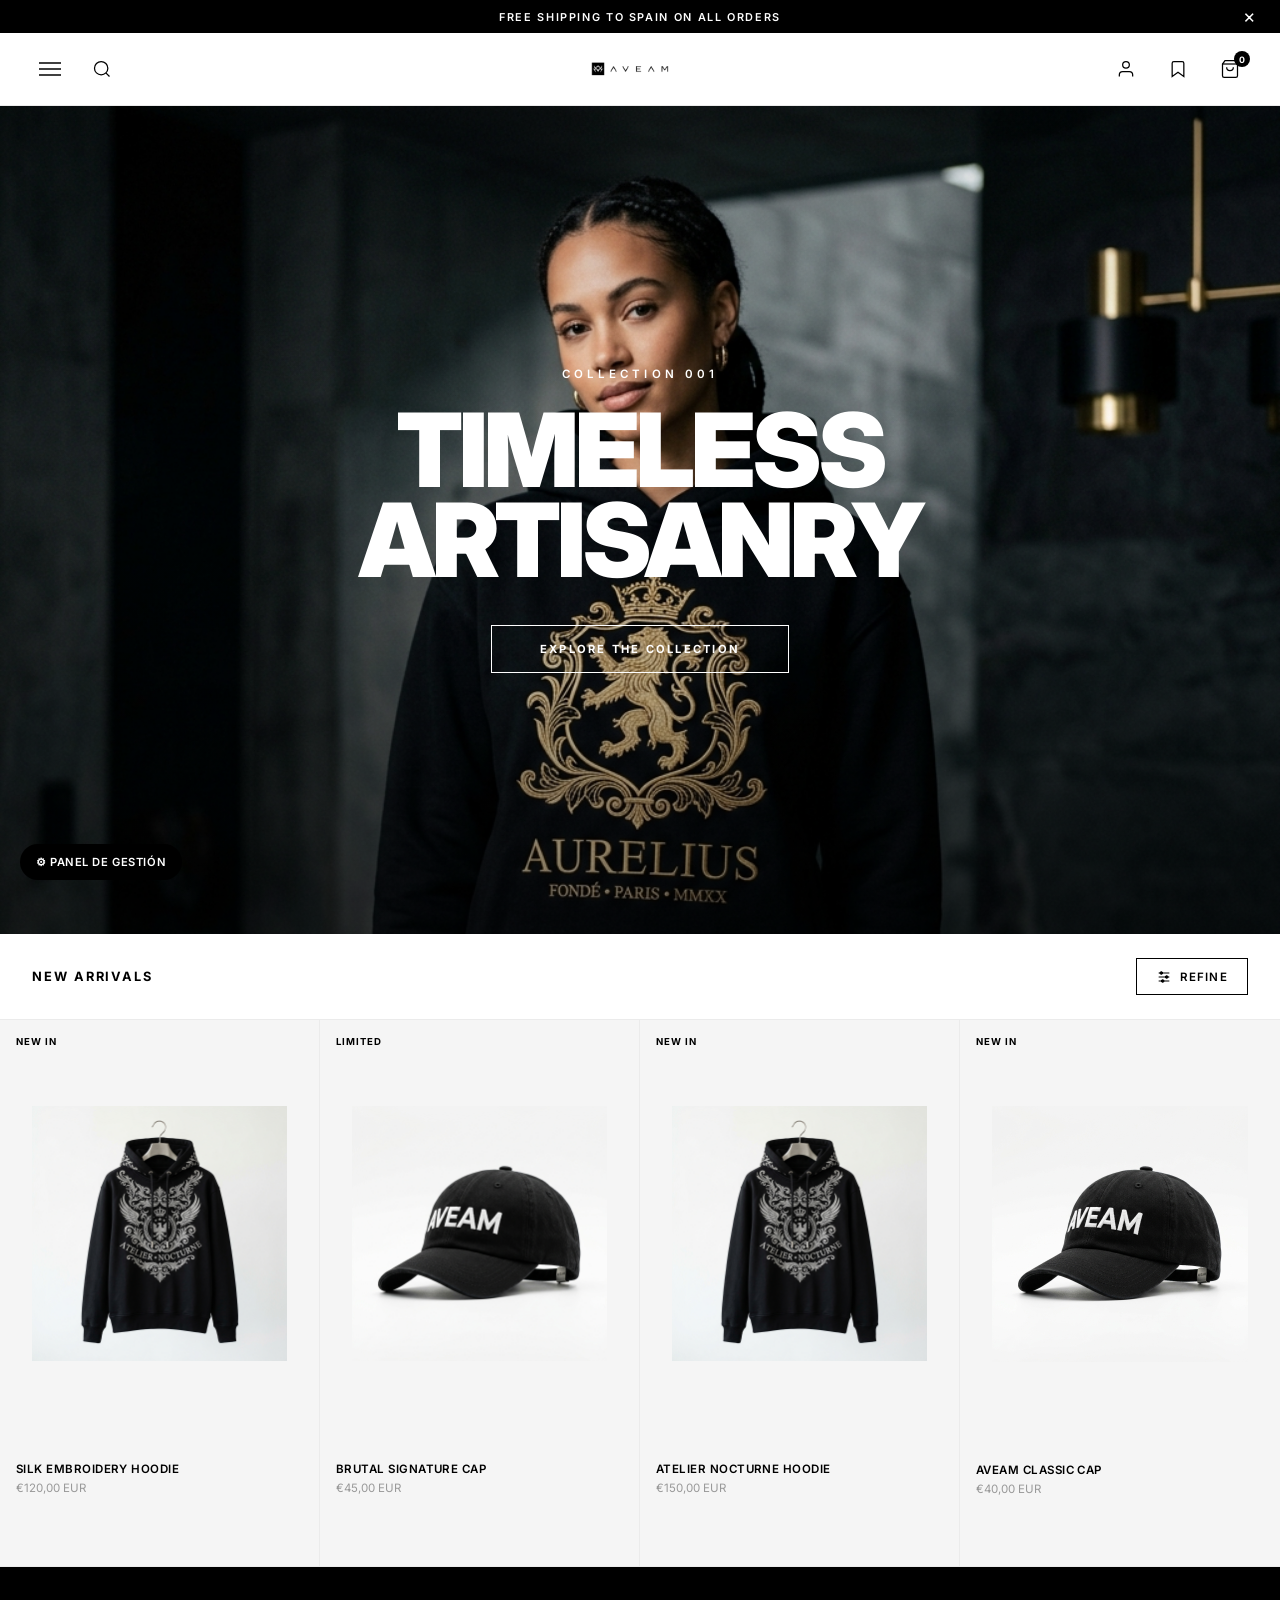
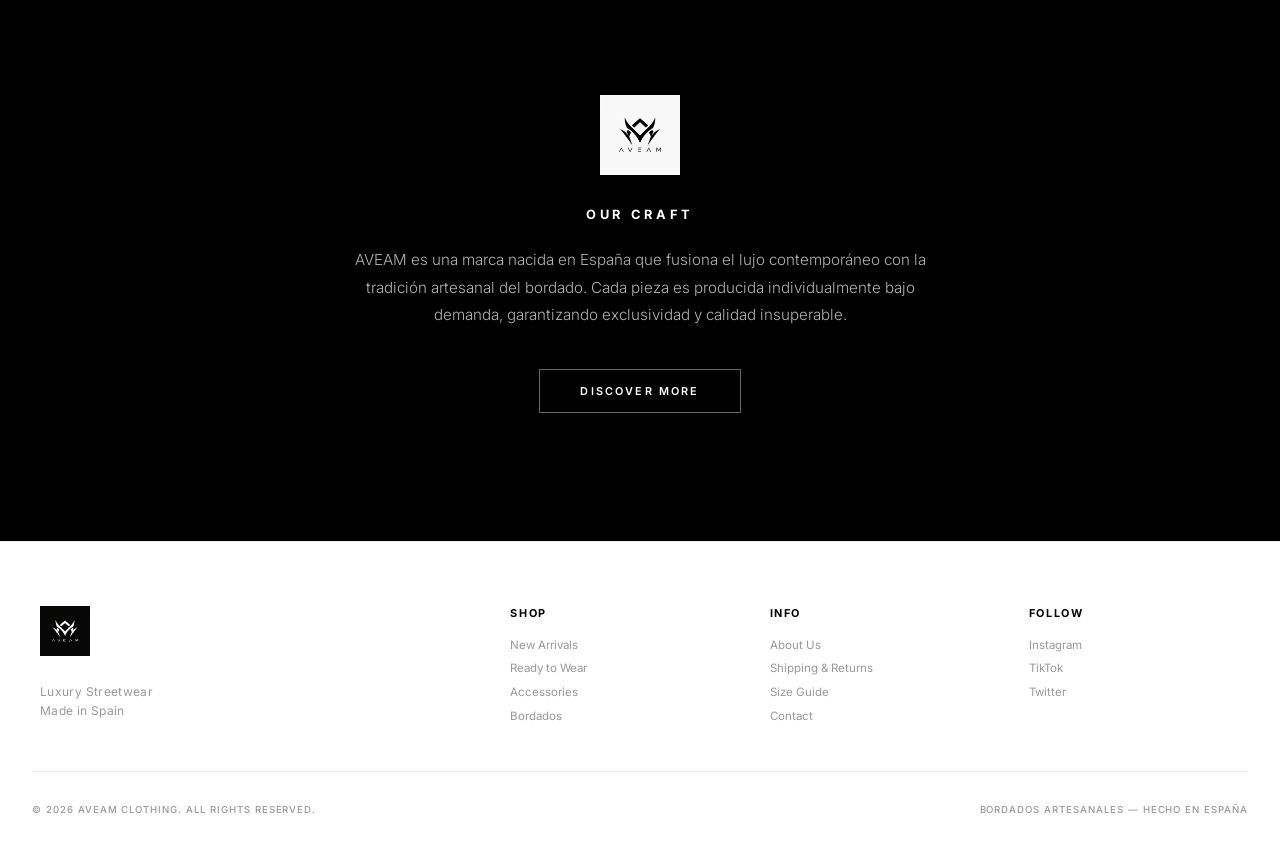
<file: index.html>
<!DOCTYPE html>
<html lang="es">
<head>
    <meta charset="UTF-8">
    <meta name="viewport" content="width=device-width, initial-scale=1.0">
    <title>AVEAM | Official Store — Luxury Streetwear</title>
    <meta name="description" content="Shop the AVEAM official store. Discover luxury embroidered streetwear, hoodies, caps and accessories. Made in Spain with artisanal craftsmanship.">
    <link href="https://fonts.googleapis.com/css2?family=Inter:wght@300;400;500;600;700;800;900&display=swap" rel="stylesheet">
    <link rel="stylesheet" href="store.css">
    <!-- Shopify Buy SDK -->
    <script src="https://sdks.shopifycdn.com/buy-button/latest/buy-button-storefront.min.js"></script>
</head>
<body>

    <!-- Announcement Bar -->
    <div class="announcement-bar" id="announcement-bar">
        <span>FREE SHIPPING TO SPAIN ON ALL ORDERS</span>
        <button class="announcement-close" id="announcement-close" aria-label="Close">&times;</button>
    </div>

    <!-- Header -->
    <header class="store-header" id="store-header">
        <div class="header-left">
            <button class="header-icon menu-toggle" id="menu-toggle" aria-label="Open menu">
                <svg width="22" height="14" viewBox="0 0 22 14" fill="none">
                    <line y1="1" x2="22" y2="1" stroke="currentColor" stroke-width="1.5"/>
                    <line y1="7" x2="22" y2="7" stroke="currentColor" stroke-width="1.5"/>
                    <line y1="13" x2="22" y2="13" stroke="currentColor" stroke-width="1.5"/>
                </svg>
            </button>
            <button class="header-icon search-toggle" id="search-toggle" aria-label="Search">
                <svg width="20" height="20" viewBox="0 0 24 24" fill="none" stroke="currentColor" stroke-width="1.5">
                    <circle cx="11" cy="11" r="8"/><line x1="21" y1="21" x2="16.65" y2="16.65"/>
                </svg>
            </button>
        </div>
        <a href="index.html" class="header-logo">
            <img src="logos/logo-text.png" alt="AVEAM" class="logo-img" id="header-logo-img">
        </a>
        <div class="header-right">
            <button class="header-icon" aria-label="Account">
                <svg width="20" height="20" viewBox="0 0 24 24" fill="none" stroke="currentColor" stroke-width="1.5">
                    <path d="M20 21v-2a4 4 0 0 0-4-4H8a4 4 0 0 0-4 4v2"/><circle cx="12" cy="7" r="4"/>
                </svg>
            </button>
            <button class="header-icon wishlist-toggle" aria-label="Wishlist">
                <svg width="20" height="20" viewBox="0 0 24 24" fill="none" stroke="currentColor" stroke-width="1.5">
                    <path d="M19 21l-7-5-7 5V5a2 2 0 0 1 2-2h10a2 2 0 0 1 2 2z"/>
                </svg>
            </button>
            <button class="header-icon cart-toggle" id="cart-toggle" aria-label="Cart">
                <svg width="20" height="20" viewBox="0 0 24 24" fill="none" stroke="currentColor" stroke-width="1.5">
                    <path d="M6 2L3 6v14a2 2 0 0 0 2 2h14a2 2 0 0 0 2-2V6l-3-4z"/><line x1="3" y1="6" x2="21" y2="6"/><path d="M16 10a4 4 0 0 1-8 0"/>
                </svg>
                <span class="cart-count" id="cart-count">0</span>
            </button>
        </div>
    </header>

    <!-- Sidebar Navigation Overlay -->
    <div class="sidebar-overlay" id="sidebar-overlay"></div>
    <nav class="sidebar-nav" id="sidebar-nav">
        <div class="sidebar-header">
            <button class="sidebar-close" id="sidebar-close" aria-label="Close menu">
                <svg width="20" height="20" viewBox="0 0 24 24" fill="none" stroke="currentColor" stroke-width="1.5">
                    <line x1="18" y1="6" x2="6" y2="18"/><line x1="6" y1="6" x2="18" y2="18"/>
                </svg>
            </button>
            <button class="header-icon" aria-label="Search">
                <svg width="20" height="20" viewBox="0 0 24 24" fill="none" stroke="currentColor" stroke-width="1.5">
                    <circle cx="11" cy="11" r="8"/><line x1="21" y1="21" x2="16.65" y2="16.65"/>
                </svg>
            </button>
        </div>
        <ul class="sidebar-links">
            <li><a href="collections.html?cat=new-arrivals" class="sidebar-link active">NEW ARRIVALS</a></li>
            <li><a href="collections.html?cat=summer" class="sidebar-link">SUMMER 2026 ☀</a></li>
            <li><a href="collections.html?cat=rtw-all" class="sidebar-link">READY TO WEAR</a></li>
            <li><a href="collections.html?cat=hoodies" class="sidebar-link">HOODIES</a></li>
            <li><a href="collections.html?cat=tees" class="sidebar-link">TEES</a></li>
            <li><a href="collections.html?cat=acc-all" class="sidebar-link">ACCESSORIES</a></li>
            <li><a href="collections.html?cat=bordados" class="sidebar-link">BORDADOS</a></li>
            <li><a href="collections.html?cat=archive" class="sidebar-link">ARCHIVE</a></li>
        </ul>
        <div class="sidebar-footer">
            <a href="#" class="sidebar-footer-link">
                <svg width="18" height="18" viewBox="0 0 24 24" fill="none" stroke="currentColor" stroke-width="1.5">
                    <path d="M20 21v-2a4 4 0 0 0-4-4H8a4 4 0 0 0-4 4v2"/><circle cx="12" cy="7" r="4"/>
                </svg>
                ACCOUNT
            </a>
            <span class="sidebar-footer-info">Shipping: Spain / EUR €</span>
        </div>
    </nav>

    <!-- Search Overlay -->
    <div class="search-overlay" id="search-overlay">
        <div class="search-container">
            <input type="text" class="search-input" id="search-input" placeholder="SEARCH AVEAM..." autocomplete="off">
            <button class="search-close" id="search-close" aria-label="Close search">
                <svg width="20" height="20" viewBox="0 0 24 24" fill="none" stroke="currentColor" stroke-width="1.5">
                    <line x1="18" y1="6" x2="6" y2="18"/><line x1="6" y1="6" x2="18" y2="18"/>
                </svg>
            </button>
        </div>
    </div>

    <!-- Hero Section -->
    <section class="hero" id="hero">
        <div class="hero-media">
            <img src="modelos/aveam_hero_hoodie_1777651086148.png" alt="AVEAM Collection 001" class="hero-img">
        </div>
        <div class="hero-overlay"></div>
        <div class="hero-content">
            <p class="hero-subtitle">COLLECTION 001</p>
            <h1 class="hero-title">TIMELESS<br>ARTISANRY</h1>
            <a href="collections.html?cat=all" class="hero-cta">EXPLORE THE COLLECTION</a>
        </div>
    </section>

    <!-- Category Title Bar -->
    <div class="category-bar" id="category-bar">
        <h2 class="category-title" id="category-title">NEW ARRIVALS</h2>
        <button class="refine-btn" id="refine-btn">
            <svg width="16" height="16" viewBox="0 0 24 24" fill="none" stroke="currentColor" stroke-width="1.5">
                <line x1="4" y1="6" x2="20" y2="6"/><line x1="4" y1="12" x2="20" y2="12"/><line x1="4" y1="18" x2="20" y2="18"/>
                <circle cx="8" cy="6" r="2" fill="currentColor"/><circle cx="16" cy="12" r="2" fill="currentColor"/><circle cx="10" cy="18" r="2" fill="currentColor"/>
            </svg>
            REFINE
        </button>
    </div>

    <!-- Product Grid -->
    <section class="product-grid" id="shop">
        <!-- Product 1 -->
        <article class="product-card" data-category="hoodies ready-to-wear bordados">
            <div class="product-badge">NEW IN</div>
            <button class="product-wishlist" aria-label="Add to wishlist">
                <svg width="18" height="18" viewBox="0 0 24 24" fill="none" stroke="currentColor" stroke-width="1.5">
                    <path d="M19 21l-7-5-7 5V5a2 2 0 0 1 2-2h10a2 2 0 0 1 2 2z"/>
                </svg>
            </button>
            <a href="#" class="product-link">
                <div class="product-image-wrap">
                    <img src="fotos/aveam_silk_hoodie_white_1777656488743.png" alt="Silk Embroidery Hoodie" class="product-img" loading="lazy">
                </div>
            </a>
            <div class="product-info">
                <h3 class="product-name">SILK EMBROIDERY HOODIE</h3>
                <p class="product-price">€120,00 EUR</p>
            </div>
            <button class="add-to-cart-btn" data-product="silk-hoodie" data-name="Silk Embroidery Hoodie" data-price="120">ADD TO BAG</button>
        </article>

        <!-- Product 2 -->
        <article class="product-card" data-category="accessories">
            <div class="product-badge">LIMITED</div>
            <button class="product-wishlist" aria-label="Add to wishlist">
                <svg width="18" height="18" viewBox="0 0 24 24" fill="none" stroke="currentColor" stroke-width="1.5">
                    <path d="M19 21l-7-5-7 5V5a2 2 0 0 1 2-2h10a2 2 0 0 1 2 2z"/>
                </svg>
            </button>
            <a href="#" class="product-link">
                <div class="product-image-wrap">
                    <img src="fotos/aveam_brutal_cap_white_1777656655425.png" alt="Brutal Signature Cap" class="product-img" loading="lazy">
                </div>
            </a>
            <div class="product-info">
                <h3 class="product-name">BRUTAL SIGNATURE CAP</h3>
                <p class="product-price">€45,00 EUR</p>
            </div>
            <button class="add-to-cart-btn" data-product="brutal-cap" data-name="Brutal Signature Cap" data-price="45">ADD TO BAG</button>
        </article>

        <!-- Product 3 (Reusing hoodie as different colorway placeholder) -->
        <article class="product-card" data-category="hoodies ready-to-wear bordados">
            <div class="product-badge">NEW IN</div>
            <button class="product-wishlist" aria-label="Add to wishlist">
                <svg width="18" height="18" viewBox="0 0 24 24" fill="none" stroke="currentColor" stroke-width="1.5">
                    <path d="M19 21l-7-5-7 5V5a2 2 0 0 1 2-2h10a2 2 0 0 1 2 2z"/>
                </svg>
            </button>
            <a href="#" class="product-link">
                <div class="product-image-wrap">
                    <img src="fotos/aveam_silk_hoodie_white_1777656488743.png" alt="Atelier Nocturne Hoodie" class="product-img" loading="lazy">
                </div>
            </a>
            <div class="product-info">
                <h3 class="product-name">ATELIER NOCTURNE HOODIE</h3>
                <p class="product-price">€150,00 EUR</p>
            </div>
            <button class="add-to-cart-btn" data-product="atelier-hoodie" data-name="Atelier Nocturne Hoodie" data-price="150">ADD TO BAG</button>
        </article>

        <!-- Product 4 -->
        <article class="product-card" data-category="accessories">
            <div class="product-badge">NEW IN</div>
            <button class="product-wishlist" aria-label="Add to wishlist">
                <svg width="18" height="18" viewBox="0 0 24 24" fill="none" stroke="currentColor" stroke-width="1.5">
                    <path d="M19 21l-7-5-7 5V5a2 2 0 0 1 2-2h10a2 2 0 0 1 2 2z"/>
                </svg>
            </button>
            <a href="#" class="product-link">
                <div class="product-image-wrap">
                    <img src="fotos/aveam_brutal_cap_white_1777656655425.png" alt="AVEAM Classic Cap" class="product-img" loading="lazy">
                </div>
            </a>
            <div class="product-info">
                <h3 class="product-name">AVEAM CLASSIC CAP</h3>
                <p class="product-price">€40,00 EUR</p>
            </div>
            <button class="add-to-cart-btn" data-product="classic-cap" data-name="AVEAM Classic Cap" data-price="40">ADD TO BAG</button>
        </article>
    </section>

    <!-- Brand Story Section -->
    <section class="brand-story">
        <div class="story-content">
            <img src="logos/logo.png" alt="AVEAM Logo" class="story-logo">
            <h2>OUR CRAFT</h2>
            <p>AVEAM es una marca nacida en España que fusiona el lujo contemporáneo con la tradición artesanal del bordado. Cada pieza es producida individualmente bajo demanda, garantizando exclusividad y calidad insuperable.</p>
            <a href="#shop" class="story-cta">DISCOVER MORE</a>
        </div>
    </section>

    <!-- Cart Drawer -->
    <div class="cart-overlay" id="cart-overlay"></div>
    <aside class="cart-drawer" id="cart-drawer">
        <div class="cart-header">
            <h3>YOUR BAG</h3>
            <button class="cart-close" id="cart-close" aria-label="Close cart">
                <svg width="20" height="20" viewBox="0 0 24 24" fill="none" stroke="currentColor" stroke-width="1.5">
                    <line x1="18" y1="6" x2="6" y2="18"/><line x1="6" y1="6" x2="18" y2="18"/>
                </svg>
            </button>
        </div>
        <div class="cart-items" id="cart-items">
            <div class="cart-empty" id="cart-empty">
                <svg width="48" height="48" viewBox="0 0 24 24" fill="none" stroke="#ccc" stroke-width="1">
                    <path d="M6 2L3 6v14a2 2 0 0 0 2 2h14a2 2 0 0 0 2-2V6l-3-4z"/><line x1="3" y1="6" x2="21" y2="6"/><path d="M16 10a4 4 0 0 1-8 0"/>
                </svg>
                <p>Your bag is empty</p>
            </div>
        </div>
        <div class="cart-footer" id="cart-footer" style="display:none;">
            <div class="cart-total">
                <span>TOTAL</span>
                <span id="cart-total-price">€0,00</span>
            </div>
            <button class="checkout-btn">CHECKOUT</button>
            <p class="cart-shipping-note">Free shipping to Spain on all orders</p>
        </div>
    </aside>

    <!-- Footer -->
    <footer class="store-footer">
        <div class="footer-grid">
            <div class="footer-col">
                <img src="logos/logo.png" alt="AVEAM" class="footer-logo">
                <p class="footer-tagline">Luxury Streetwear<br>Made in Spain</p>
            </div>
            <div class="footer-col">
                <h4>SHOP</h4>
                <a href="collections.html?cat=new-arrivals">New Arrivals</a>
                <a href="collections.html?cat=rtw-all">Ready to Wear</a>
                <a href="collections.html?cat=acc-all">Accessories</a>
                <a href="collections.html?cat=bordados">Bordados</a>
            </div>
            <div class="footer-col">
                <h4>INFO</h4>
                <a href="#">About Us</a>
                <a href="#">Shipping & Returns</a>
                <a href="#">Size Guide</a>
                <a href="#">Contact</a>
            </div>
            <div class="footer-col">
                <h4>FOLLOW</h4>
                <a href="#">Instagram</a>
                <a href="#">TikTok</a>
                <a href="#">Twitter</a>
            </div>
        </div>
        <div class="footer-bottom">
            <span>© 2026 AVEAM CLOTHING. ALL RIGHTS RESERVED.</span>
            <span>BORDADOS ARTESANALES — HECHO EN ESPAÑA</span>
        </div>
    </footer>

    <!-- Admin Hub Access (hidden) -->
    <a href="hub.html" class="hub-access" title="Admin Hub">
        ⚙ PANEL DE GESTIÓN
    </a>

    <script src="store.js"></script>
</body>
</html>
</file>
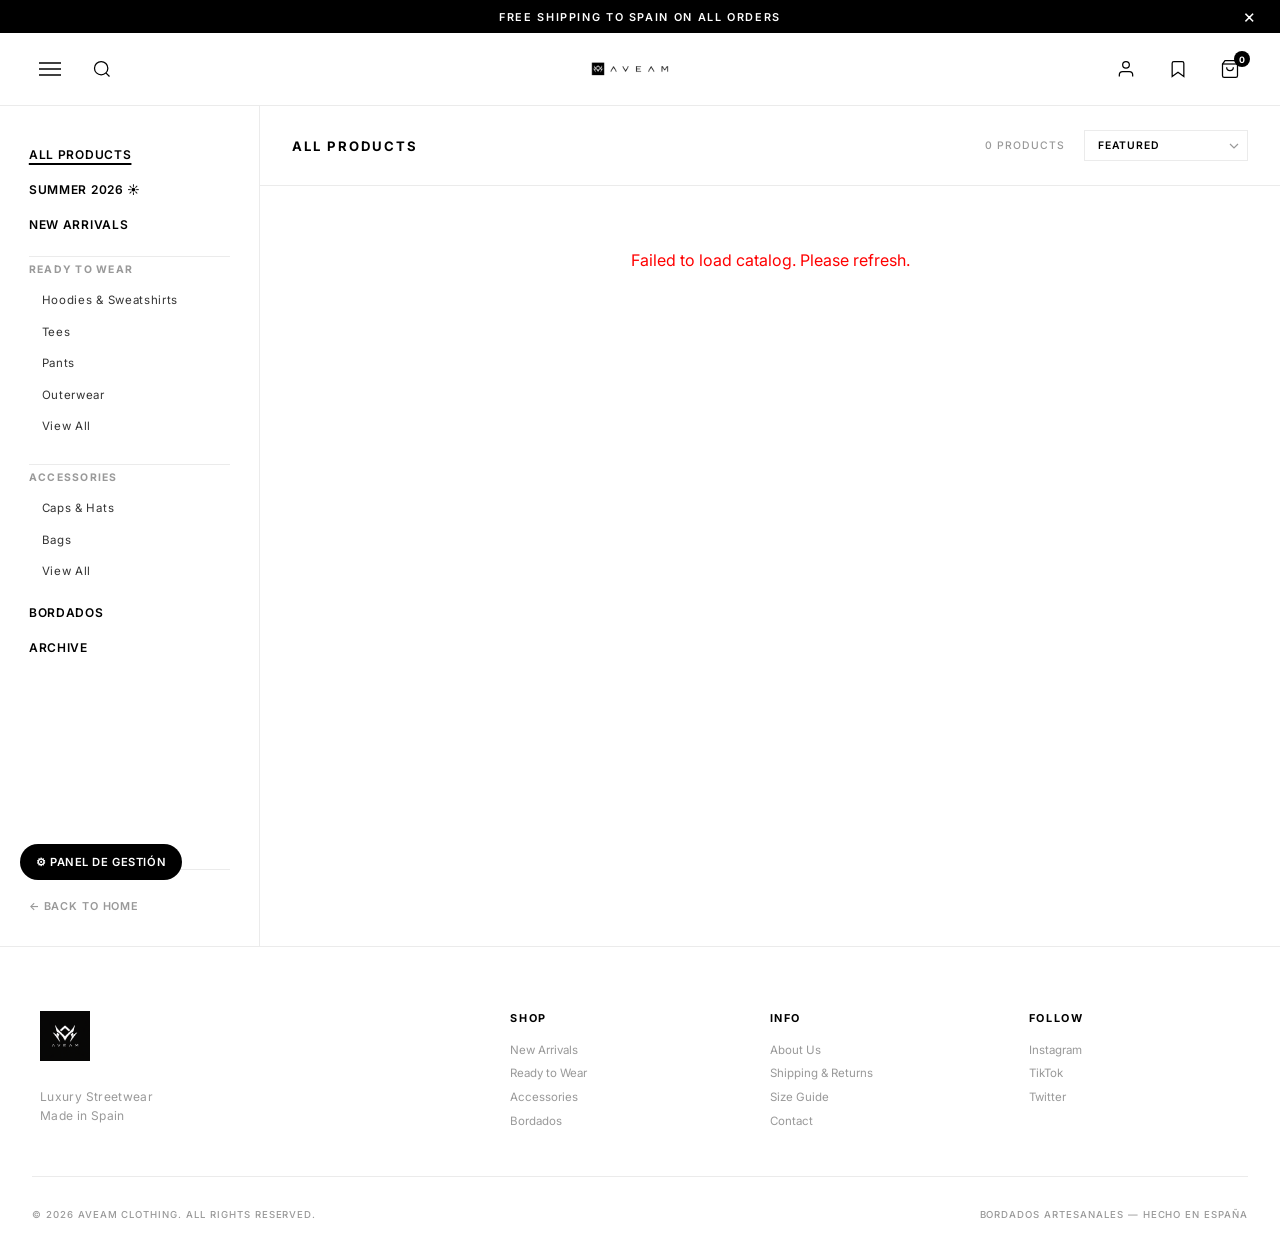
<file: collections.html>
<!DOCTYPE html>
<html lang="es">
<head>
    <meta charset="UTF-8">
    <meta name="viewport" content="width=device-width, initial-scale=1.0">
    <title>AVEAM | Collections</title>
    <meta name="description" content="Browse the full AVEAM collection. Luxury embroidered streetwear, hoodies, caps and accessories. Made in Spain.">
    <link href="https://fonts.googleapis.com/css2?family=Inter:wght@300;400;500;600;700;800;900&display=swap" rel="stylesheet">
    <link rel="stylesheet" href="store.css">
    <link rel="stylesheet" href="collections.css">
    <!-- Shopify Buy SDK -->
    <script src="https://sdks.shopifycdn.com/buy-button/latest/buy-button-storefront.min.js"></script>
</head>
<body class="collections-body">

    <!-- Announcement Bar -->
    <div class="announcement-bar" id="announcement-bar">
        <span>FREE SHIPPING TO SPAIN ON ALL ORDERS</span>
        <button class="announcement-close" id="announcement-close" aria-label="Close">&times;</button>
    </div>

    <!-- Header -->
    <header class="store-header" id="store-header">
        <div class="header-left">
            <button class="header-icon menu-toggle" id="menu-toggle" aria-label="Open menu">
                <svg width="22" height="14" viewBox="0 0 22 14" fill="none">
                    <line y1="1" x2="22" y2="1" stroke="currentColor" stroke-width="1.5"/>
                    <line y1="7" x2="22" y2="7" stroke="currentColor" stroke-width="1.5"/>
                    <line y1="13" x2="22" y2="13" stroke="currentColor" stroke-width="1.5"/>
                </svg>
            </button>
            <button class="header-icon" id="search-toggle" aria-label="Search">
                <svg width="20" height="20" viewBox="0 0 24 24" fill="none" stroke="currentColor" stroke-width="1.5">
                    <circle cx="11" cy="11" r="8"/><line x1="21" y1="21" x2="16.65" y2="16.65"/>
                </svg>
            </button>
        </div>
        <a href="index.html" class="header-logo">
            <img src="logos/logo-text.png" alt="AVEAM" class="logo-img">
        </a>
        <div class="header-right">
            <button class="header-icon" aria-label="Account">
                <svg width="20" height="20" viewBox="0 0 24 24" fill="none" stroke="currentColor" stroke-width="1.5">
                    <path d="M20 21v-2a4 4 0 0 0-4-4H8a4 4 0 0 0-4 4v2"/><circle cx="12" cy="7" r="4"/>
                </svg>
            </button>
            <button class="header-icon" aria-label="Wishlist">
                <svg width="20" height="20" viewBox="0 0 24 24" fill="none" stroke="currentColor" stroke-width="1.5">
                    <path d="M19 21l-7-5-7 5V5a2 2 0 0 1 2-2h10a2 2 0 0 1 2 2z"/>
                </svg>
            </button>
            <button class="header-icon cart-toggle" id="cart-toggle" aria-label="Cart">
                <svg width="20" height="20" viewBox="0 0 24 24" fill="none" stroke="currentColor" stroke-width="1.5">
                    <path d="M6 2L3 6v14a2 2 0 0 0 2 2h14a2 2 0 0 0 2-2V6l-3-4z"/><line x1="3" y1="6" x2="21" y2="6"/><path d="M16 10a4 4 0 0 1-8 0"/>
                </svg>
                <span class="cart-count" id="cart-count">0</span>
            </button>
        </div>
    </header>

    <!-- Search Overlay -->
    <div class="search-overlay" id="search-overlay">
        <div class="search-container">
            <input type="text" class="search-input" id="search-input" placeholder="SEARCH AVEAM..." autocomplete="off">
            <button class="search-close" id="search-close" aria-label="Close search">
                <svg width="20" height="20" viewBox="0 0 24 24" fill="none" stroke="currentColor" stroke-width="1.5">
                    <line x1="18" y1="6" x2="6" y2="18"/><line x1="6" y1="6" x2="18" y2="18"/>
                </svg>
            </button>
        </div>
    </div>

    <!-- Mobile Sidebar Overlay -->
    <div class="sidebar-overlay" id="sidebar-overlay"></div>

    <!-- Main Layout: Sidebar + Grid -->
    <div class="collections-layout">

        <!-- Left Sidebar (persistent on desktop, drawer on mobile) -->
        <aside class="shop-sidebar" id="shop-sidebar">
            <div class="shop-sidebar-header">
                <button class="sidebar-close-mobile" id="sidebar-close" aria-label="Close">
                    <svg width="18" height="18" viewBox="0 0 24 24" fill="none" stroke="currentColor" stroke-width="1.5">
                        <line x1="18" y1="6" x2="6" y2="18"/><line x1="6" y1="6" x2="18" y2="18"/>
                    </svg>
                </button>
            </div>

            <nav class="shop-categories">
                <a href="#" class="cat-link active" data-cat="all">ALL PRODUCTS</a>
                <a href="#" class="cat-link" data-cat="summer">SUMMER 2026 ☀</a>
                <a href="#" class="cat-link" data-cat="new-arrivals">NEW ARRIVALS</a>

                <div class="cat-group">
                    <span class="cat-group-title">READY TO WEAR</span>
                    <a href="#" class="cat-link sub" data-cat="hoodies">Hoodies & Sweatshirts</a>
                    <a href="#" class="cat-link sub" data-cat="tees">Tees</a>
                    <a href="#" class="cat-link sub" data-cat="pants">Pants</a>
                    <a href="#" class="cat-link sub" data-cat="outerwear">Outerwear</a>
                    <a href="#" class="cat-link sub" data-cat="rtw-all">View All</a>
                </div>

                <div class="cat-group">
                    <span class="cat-group-title">ACCESSORIES</span>
                    <a href="#" class="cat-link sub" data-cat="caps">Caps & Hats</a>
                    <a href="#" class="cat-link sub" data-cat="bags">Bags</a>
                    <a href="#" class="cat-link sub" data-cat="acc-all">View All</a>
                </div>

                <a href="#" class="cat-link" data-cat="bordados">BORDADOS</a>
                <a href="#" class="cat-link" data-cat="archive">ARCHIVE</a>
            </nav>

            <div class="shop-sidebar-footer">
                <a href="index.html" class="back-home-link">← BACK TO HOME</a>
            </div>
        </aside>

        <!-- Right Content -->
        <main class="shop-main">
            <!-- Category Header -->
            <div class="shop-header">
                <h1 class="shop-title" id="shop-title">ALL PRODUCTS</h1>
                <div class="shop-controls">
                    <span class="product-count" id="product-count">0 PRODUCTS</span>
                    <button class="refine-btn mobile-filter" id="mobile-filter-btn">
                        <svg width="16" height="16" viewBox="0 0 24 24" fill="none" stroke="currentColor" stroke-width="1.5">
                            <line x1="4" y1="6" x2="20" y2="6"/><line x1="4" y1="12" x2="20" y2="12"/><line x1="4" y1="18" x2="20" y2="18"/>
                            <circle cx="8" cy="6" r="2" fill="currentColor"/><circle cx="16" cy="12" r="2" fill="currentColor"/><circle cx="10" cy="18" r="2" fill="currentColor"/>
                        </svg>
                        FILTER
                    </button>
                    <div class="sort-dropdown">
                        <select id="sort-select" class="sort-select">
                            <option value="featured">FEATURED</option>
                            <option value="price-asc">PRICE: LOW TO HIGH</option>
                            <option value="price-desc">PRICE: HIGH TO LOW</option>
                            <option value="newest">NEWEST</option>
                        </select>
                    </div>
                </div>
            </div>

            <!-- Product Grid -->
            <div class="shop-grid" id="shop-grid">
                <!-- Products injected by JS -->
            </div>

            <!-- Empty State -->
            <div class="shop-empty" id="shop-empty" style="display:none;">
                <svg width="48" height="48" viewBox="0 0 24 24" fill="none" stroke="#ccc" stroke-width="1">
                    <path d="M6 2L3 6v14a2 2 0 0 0 2 2h14a2 2 0 0 0 2-2V6l-3-4z"/><line x1="3" y1="6" x2="21" y2="6"/><path d="M16 10a4 4 0 0 1-8 0"/>
                </svg>
                <p>No products found in this category</p>
                <a href="#" class="cat-link reset-link" data-cat="all">VIEW ALL PRODUCTS</a>
            </div>
        </main>
    </div>

    <!-- Cart Drawer -->
    <div class="cart-overlay" id="cart-overlay"></div>
    <aside class="cart-drawer" id="cart-drawer">
        <div class="cart-header">
            <h3>YOUR BAG</h3>
            <button class="cart-close" id="cart-close" aria-label="Close cart">
                <svg width="20" height="20" viewBox="0 0 24 24" fill="none" stroke="currentColor" stroke-width="1.5">
                    <line x1="18" y1="6" x2="6" y2="18"/><line x1="6" y1="6" x2="18" y2="18"/>
                </svg>
            </button>
        </div>
        <div class="cart-items" id="cart-items">
            <div class="cart-empty" id="cart-empty">
                <svg width="48" height="48" viewBox="0 0 24 24" fill="none" stroke="#ccc" stroke-width="1">
                    <path d="M6 2L3 6v14a2 2 0 0 0 2 2h14a2 2 0 0 0 2-2V6l-3-4z"/><line x1="3" y1="6" x2="21" y2="6"/><path d="M16 10a4 4 0 0 1-8 0"/>
                </svg>
                <p>Your bag is empty</p>
            </div>
        </div>
        <div class="cart-footer" id="cart-footer" style="display:none;">
            <div class="cart-total">
                <span>TOTAL</span>
                <span id="cart-total-price">€0,00</span>
            </div>
            <button class="checkout-btn">CHECKOUT</button>
            <p class="cart-shipping-note">Free shipping to Spain on all orders</p>
        </div>
    </aside>

    <!-- Footer -->
    <footer class="store-footer">
        <div class="footer-grid">
            <div class="footer-col">
                <img src="logos/logo.png" alt="AVEAM" class="footer-logo">
                <p class="footer-tagline">Luxury Streetwear<br>Made in Spain</p>
            </div>
            <div class="footer-col">
                <h4>SHOP</h4>
                <a href="collections.html?cat=new-arrivals">New Arrivals</a>
                <a href="collections.html?cat=rtw-all">Ready to Wear</a>
                <a href="collections.html?cat=acc-all">Accessories</a>
                <a href="collections.html?cat=bordados">Bordados</a>
            </div>
            <div class="footer-col">
                <h4>INFO</h4>
                <a href="#">About Us</a>
                <a href="#">Shipping & Returns</a>
                <a href="#">Size Guide</a>
                <a href="#">Contact</a>
            </div>
            <div class="footer-col">
                <h4>FOLLOW</h4>
                <a href="#">Instagram</a>
                <a href="#">TikTok</a>
                <a href="#">Twitter</a>
            </div>
        </div>
        <div class="footer-bottom">
            <span>© 2026 AVEAM CLOTHING. ALL RIGHTS RESERVED.</span>
            <span>BORDADOS ARTESANALES — HECHO EN ESPAÑA</span>
        </div>
    </footer>

    <a href="hub.html" class="hub-access" title="Admin Hub">
        ⚙ PANEL DE GESTIÓN
    </a>

    <script src="collections.js?v=2"></script>
</body>
</html>
</file>
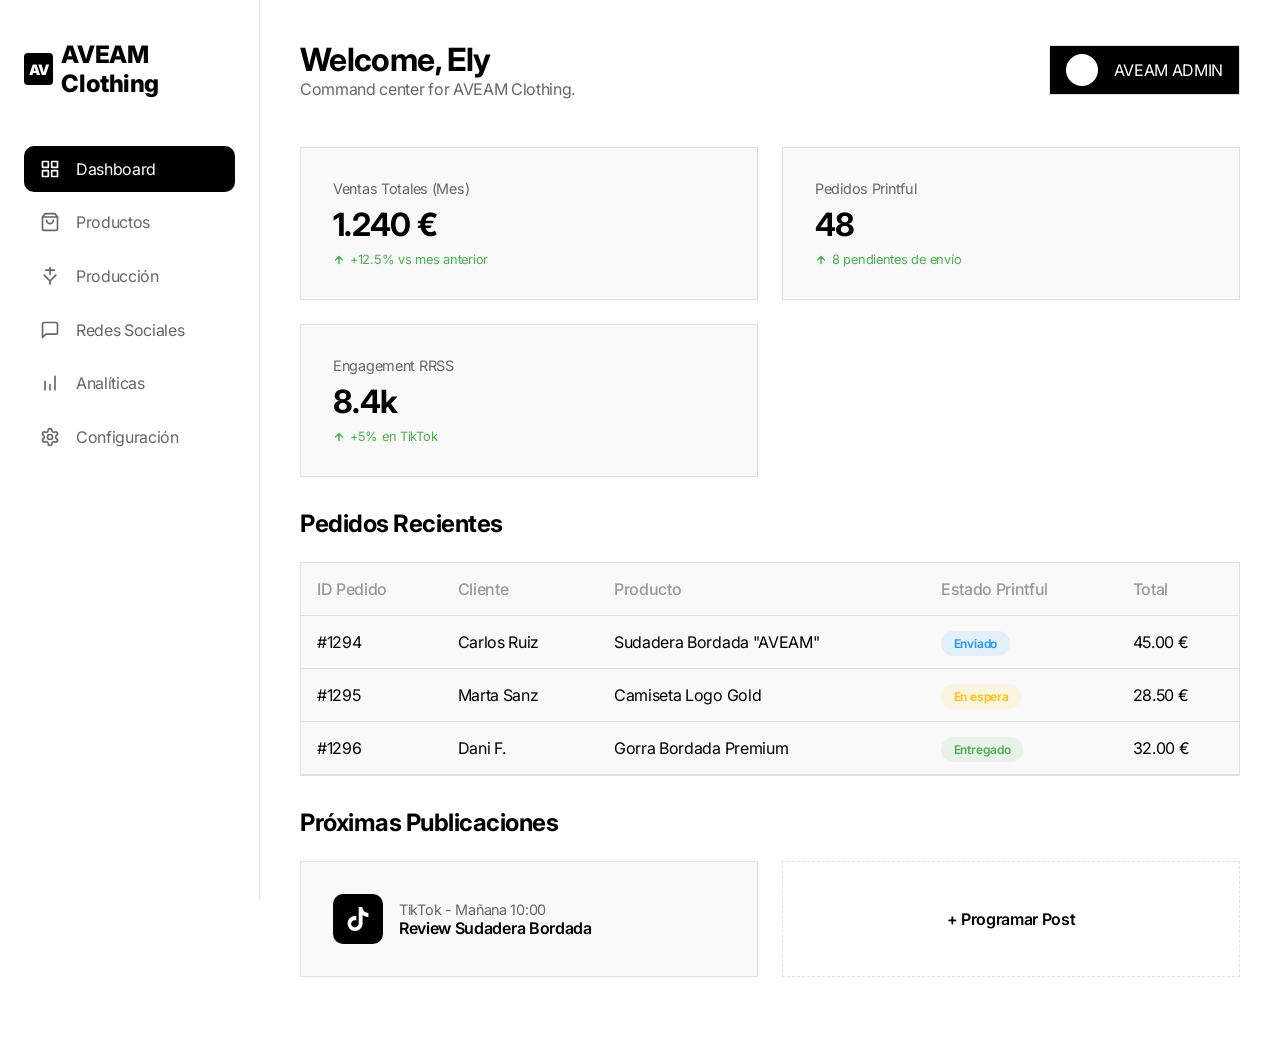
<file: hub.html>
<!DOCTYPE html>
<html lang="es">
<head>
    <meta charset="UTF-8">
    <meta name="viewport" content="width=device-width, initial-scale=1.0">
    <title>AVEAM Clothing | Hub de Gestión Premium</title>
    <link rel="stylesheet" href="style.css">
    <!-- Google Fonts -->
    <link rel="preconnect" href="https://fonts.googleapis.com">
    <link rel="preconnect" href="https://fonts.gstatic.com" crossorigin>
    <link href="https://fonts.googleapis.com/css2?family=Inter:wght@400;500;600;700;800&display=swap" rel="stylesheet">
</head>
<body class="admin-body">
    <div class="app-container">
        <!-- Sidebar Navigation -->
        <aside class="sidebar">
            <div class="logo">
                <div class="logo-icon">AV</div>
                <span>AVEAM Clothing</span>
            </div>
            
            <nav class="nav-links">
                <a href="#" class="nav-item active">
                    <svg width="20" height="20" viewBox="0 0 24 24" fill="none" stroke="currentColor" stroke-width="2" stroke-linecap="round" stroke-linejoin="round"><rect x="3" y="3" width="7" height="7"></rect><rect x="14" y="3" width="7" height="7"></rect><rect x="14" y="14" width="7" height="7"></rect><rect x="3" y="14" width="7" height="7"></rect></svg>
                    <span>Dashboard</span>
                </a>
                <a href="#" class="nav-item">
                    <svg width="20" height="20" viewBox="0 0 24 24" fill="none" stroke="currentColor" stroke-width="2" stroke-linecap="round" stroke-linejoin="round"><path d="M6 2L3 6v14a2 2 0 0 0 2 2h14a2 2 0 0 0 2-2V6l-3-4Z"></path><path d="M3 6h18"></path><path d="M16 10a4 4 0 0 1-8 0"></path></svg>
                    <span>Productos</span>
                </a>
                <a href="#" class="nav-item">
                    <svg width="20" height="20" viewBox="0 0 24 24" fill="none" stroke="currentColor" stroke-width="2" stroke-linecap="round" stroke-linejoin="round"><path d="M12 2v8"></path><path d="M17 5H7"></path><path d="M19 11l-7 7-7-7"></path><path d="M12 18v4"></path></svg>
                    <span>Producción</span>
                </a>
                <a href="#" class="nav-item">
                    <svg width="20" height="20" viewBox="0 0 24 24" fill="none" stroke="currentColor" stroke-width="2" stroke-linecap="round" stroke-linejoin="round"><path d="M21 15a2 2 0 0 1-2 2H7l-4 4V5a2 2 0 0 1 2-2h14a2 2 0 0 1 2 2z"></path></svg>
                    <span>Redes Sociales</span>
                </a>
                <a href="#" class="nav-item">
                    <svg width="20" height="20" viewBox="0 0 24 24" fill="none" stroke="currentColor" stroke-width="2" stroke-linecap="round" stroke-linejoin="round"><path d="M12 20v-6M6 20V10M18 20V4"></path></svg>
                    <span>Analíticas</span>
                </a>
                <a href="#" class="nav-item">
                    <svg width="20" height="20" viewBox="0 0 24 24" fill="none" stroke="currentColor" stroke-width="2" stroke-linecap="round" stroke-linejoin="round"><path d="M12.22 2h-.44a2 2 0 0 0-2 2v.18a2 2 0 0 1-1 1.73l-.43.25a2 2 0 0 1-2 0l-.15-.08a2 2 0 0 0-2.73.73l-.22.38a2 2 0 0 0 .73 2.73l.15.1a2 2 0 0 1 1 1.72v.51a2 2 0 0 1-1 1.74l-.15.09a2 2 0 0 0-.73 2.73l.22.38a2 2 0 0 0 2.73.73l.15-.08a2 2 0 0 1 2 0l.43.25a2 2 0 0 1 1 1.73V20a2 2 0 0 0 2 2h.44a2 2 0 0 0 2-2v-.18a2 2 0 0 1 1-1.73l.43-.25a2 2 0 0 1 2 0l.15.08a2 2 0 0 0 2.73-.73l.22-.39a2 2 0 0 0-.73-2.73l-.15-.08a2 2 0 0 1-1-1.74v-.5a2 2 0 0 1 1-1.74l.15-.1a2 2 0 0 0 .73-2.73l-.22-.38a2 2 0 0 0-2.73-.73l-.15.08a2 2 0 0 1-2 0l-.43-.25a2 2 0 0 1-1-1.73V4a2 2 0 0 0-2-2z"></path><circle cx="12" cy="12" r="3"></circle></svg>
                    <span>Configuración</span>
                </a>
            </nav>
        </aside>

        <!-- Main Dashboard Area -->
        <main class="main-content" id="app-view">
            <header>
                <div>
                    <h1>Welcome, Ely</h1>
                    <p style="color: var(--text-muted)">Command center for AVEAM Clothing.</p>
                </div>
                <div class="user-profile" style="border-radius: 0; background: #000; color: #fff;">
                    <div class="avatar" style="background: #fff;"></div>
                    <span>AVEAM ADMIN</span>
                </div>
            </header>

            <!-- Stats Overview -->
            <div class="dashboard-grid">
                <div class="card">
                    <div class="card-title">Ventas Totales (Mes)</div>
                    <div class="card-value">1.240 €</div>
                    <div class="card-trend trend-up">
                        <svg width="12" height="12" viewBox="0 0 24 24" fill="none" stroke="currentColor" stroke-width="3" stroke-linecap="round" stroke-linejoin="round"><path d="m19 12-7-7-7 7M12 19V5"/></svg>
                        +12.5% vs mes anterior
                    </div>
                </div>
                <div class="card">
                    <div class="card-title">Pedidos Printful</div>
                    <div class="card-value">48</div>
                    <div class="card-trend trend-up">
                        <svg width="12" height="12" viewBox="0 0 24 24" fill="none" stroke="currentColor" stroke-width="3" stroke-linecap="round" stroke-linejoin="round"><path d="m19 12-7-7-7 7M12 19V5"/></svg>
                        8 pendientes de envío
                    </div>
                </div>
                <div class="card">
                    <div class="card-title">Engagement RRSS</div>
                    <div class="card-value">8.4k</div>
                    <div class="card-trend trend-up">
                        <svg width="12" height="12" viewBox="0 0 24 24" fill="none" stroke="currentColor" stroke-width="3" stroke-linecap="round" stroke-linejoin="round"><path d="m19 12-7-7-7 7M12 19V5"/></svg>
                        +5% en TikTok
                    </div>
                </div>
            </div>

            <!-- Recent Orders Section -->
            <h2 class="section-title">Pedidos Recientes</h2>
            <div class="card" style="padding: 0; overflow: hidden;">
                <table class="order-list">
                    <thead>
                        <tr>
                            <th>ID Pedido</th>
                            <th>Cliente</th>
                            <th>Producto</th>
                            <th>Estado Printful</th>
                            <th>Total</th>
                        </tr>
                    </thead>
                    <tbody>
                        <tr>
                            <td>#1294</td>
                            <td>Carlos Ruiz</td>
                            <td>Sudadera Bordada "AVEAM"</td>
                            <td><span class="status-pill status-shipped">Enviado</span></td>
                            <td>45.00 €</td>
                        </tr>
                        <tr>
                            <td>#1295</td>
                            <td>Marta Sanz</td>
                            <td>Camiseta Logo Gold</td>
                            <td><span class="status-pill status-pending">En espera</span></td>
                            <td>28.50 €</td>
                        </tr>
                        <tr>
                            <td>#1296</td>
                            <td>Dani F.</td>
                            <td>Gorra Bordada Premium</td>
                            <td><span class="status-pill status-delivered">Entregado</span></td>
                            <td>32.00 €</td>
                        </tr>
                    </tbody>
                </table>
            </div>

            <!-- Social Media Quick Action -->
            <h2 class="section-title">Próximas Publicaciones</h2>
            <div class="dashboard-grid" style="grid-template-columns: 1fr 1fr;">
                <div class="card">
                    <div style="display: flex; gap: 1rem; align-items: center;">
                        <div style="width: 50px; height: 50px; background: #000; border-radius: 10px; display: grid; place-items: center;">
                            <svg width="24" height="24" viewBox="0 0 24 24" fill="white"><path d="M12.53.02C13.84 0 15.14.01 16.44 0c.08 1.53.63 3.09 1.75 4.17 1.12 1.11 2.7 1.62 4.24 1.79v4.03c-1.44-.05-2.89-.35-4.2-.97-.57-.26-1.1-.59-1.62-.93-.01 2.92.01 5.84-.02 8.75-.03 1.4-.54 2.79-1.35 3.94-1.31 1.92-3.58 3.17-5.91 3.21-1.43.08-2.86-.31-4.08-1.03-2.02-1.19-3.44-3.37-3.65-5.71-.02-.5-.03-1-.01-1.49.18-1.9 1.12-3.72 2.58-4.96 1.66-1.44 3.98-2.13 6.15-1.72.02 1.48-.04 2.96-.04 4.44-1.13-.31-2.34-.25-3.41.33-.71.38-1.25 1.03-1.51 1.8-.31.82-.28 1.73.08 2.51.41.78 1.08 1.4 1.86 1.81.88.43 1.91.47 2.82.15.8-.29 1.5-.9 1.9-1.61.47-.71.69-1.53.67-2.37V.02z"/></svg>
                        </div>
                        <div>
                            <div class="card-title" style="margin: 0">TikTok - Mañana 10:00</div>
                            <div style="font-weight: 600">Review Sudadera Bordada</div>
                        </div>
                    </div>
                </div>
                <div class="card" style="border: 1px dashed var(--border-color); background: transparent; display: grid; place-items: center; cursor: pointer;">
                    <div style="color: var(--accent-primary); font-weight: 600;">+ Programar Post</div>
                </div>
            </div>
        </main>
    </div>

    <script src="app.js"></script>
</body>
</html>
</file>
<file: store.css>
/* ============================================
   AVEAM STORE — Luxury Minimalist (Amiri-inspired)
   ============================================ */

@import url('https://fonts.googleapis.com/css2?family=Inter:wght@300;400;500;600;700;800;900&display=swap');

*, *::before, *::after {
    margin: 0;
    padding: 0;
    box-sizing: border-box;
}

:root {
    --white: #ffffff;
    --off-white: #f5f5f5;
    --light-gray: #ebebeb;
    --mid-gray: #999;
    --dark-gray: #333;
    --black: #000000;
    --font: 'Inter', -apple-system, BlinkMacSystemFont, 'Helvetica Neue', sans-serif;
    --ease: cubic-bezier(0.16, 1, 0.3, 1);
}

html { scroll-behavior: smooth; }

body {
    font-family: var(--font);
    background: var(--white);
    color: var(--black);
    overflow-x: hidden;
    -webkit-font-smoothing: antialiased;
}

a { color: inherit; text-decoration: none; }
button { cursor: pointer; background: none; border: none; font-family: var(--font); color: inherit; }
img { display: block; max-width: 100%; }

/* Scrollbar */
::-webkit-scrollbar { width: 4px; }
::-webkit-scrollbar-track { background: var(--white); }
::-webkit-scrollbar-thumb { background: var(--black); }

/* ── Announcement Bar ── */
.announcement-bar {
    background: var(--black);
    color: var(--white);
    text-align: center;
    padding: 0.6rem 2rem;
    font-size: 0.68rem;
    font-weight: 600;
    letter-spacing: 0.15em;
    position: relative;
    z-index: 1001;
    transition: transform 0.4s var(--ease), opacity 0.4s var(--ease);
}
.announcement-bar.hidden { transform: translateY(-100%); opacity: 0; height: 0; padding: 0; overflow: hidden; }
.announcement-close {
    position: absolute; right: 1.5rem; top: 50%; transform: translateY(-50%);
    color: var(--white); font-size: 1.2rem; line-height: 1;
}

/* ── Header ── */
.store-header {
    position: sticky; top: 0; z-index: 1000;
    display: flex; justify-content: space-between; align-items: center;
    padding: 1rem 2rem;
    background: var(--white);
    border-bottom: 1px solid var(--light-gray);
    transition: box-shadow 0.3s ease;
}
.store-header.scrolled { box-shadow: 0 1px 10px rgba(0,0,0,0.06); }

.header-left, .header-right { display: flex; align-items: center; gap: 1rem; min-width: 120px; }
.header-right { justify-content: flex-end; }

.header-icon {
    display: flex; align-items: center; justify-content: center;
    width: 36px; height: 36px; position: relative;
    transition: opacity 0.2s;
}
.header-icon:hover { opacity: 0.5; }

.header-logo { display: flex; align-items: center; }
.logo-img {
    height: 40px; width: auto;
    transform: scale(2.2);
    filter: invert(0);
    transition: opacity 0.3s, transform 0.3s;
}
.logo-img:hover { opacity: 0.7; transform: scale(2.2); }

.cart-count {
    position: absolute; top: 0; right: -2px;
    background: var(--black); color: var(--white);
    font-size: 0.55rem; font-weight: 700;
    width: 16px; height: 16px; border-radius: 50%;
    display: flex; align-items: center; justify-content: center;
}

/* ── Sidebar Navigation ── */
.sidebar-overlay {
    position: fixed; inset: 0; background: rgba(0,0,0,0.4);
    z-index: 2000; opacity: 0; pointer-events: none;
    transition: opacity 0.4s var(--ease);
}
.sidebar-overlay.active { opacity: 1; pointer-events: all; }

.sidebar-nav {
    position: fixed; top: 0; left: 0; bottom: 0;
    width: 440px; max-width: 85vw;
    background: var(--off-white);
    z-index: 2001;
    display: flex; flex-direction: column;
    padding: 2rem;
    transform: translateX(-100%);
    transition: transform 0.5s var(--ease);
}
.sidebar-nav.active { transform: translateX(0); }

.sidebar-header {
    display: flex; align-items: center; gap: 1rem;
    margin-bottom: 3rem;
}
.sidebar-close { display: flex; align-items: center; }
.sidebar-close:hover { opacity: 0.5; }

.sidebar-links {
    list-style: none; flex: 1;
    display: flex; flex-direction: column; gap: 0.2rem;
}
.sidebar-link {
    display: block; padding: 0.9rem 0;
    font-size: 0.85rem; font-weight: 700;
    letter-spacing: 0.08em;
    transition: opacity 0.2s, padding-left 0.3s var(--ease);
    border-bottom: 1px solid transparent;
}
.sidebar-link:hover { opacity: 0.5; padding-left: 0.5rem; }
.sidebar-link.active { border-bottom-color: var(--black); }

.sidebar-footer {
    border-top: 1px solid var(--light-gray);
    padding-top: 1.5rem;
    display: flex; flex-direction: column; gap: 0.8rem;
}
.sidebar-footer-link {
    display: flex; align-items: center; gap: 0.6rem;
    font-size: 0.75rem; font-weight: 600; letter-spacing: 0.1em;
    text-decoration: underline; text-underline-offset: 3px;
}
.sidebar-footer-info { font-size: 0.7rem; color: var(--mid-gray); }

/* ── Search Overlay ── */
.search-overlay {
    position: fixed; top: 0; left: 0; right: 0;
    background: var(--white);
    z-index: 3000; padding: 2rem;
    transform: translateY(-100%);
    transition: transform 0.4s var(--ease);
    box-shadow: 0 4px 20px rgba(0,0,0,0.1);
}
.search-overlay.active { transform: translateY(0); }
.search-container { display: flex; align-items: center; gap: 1rem; max-width: 800px; margin: 0 auto; }
.search-input {
    flex: 1; border: none; border-bottom: 2px solid var(--black);
    font-size: 1.2rem; font-weight: 500; letter-spacing: 0.1em;
    padding: 1rem 0; background: transparent; outline: none;
    font-family: var(--font);
}
.search-close:hover { opacity: 0.5; }

/* ── Hero Section ── */
.hero {
    position: relative;
    height: 92vh; min-height: 500px;
    display: flex; align-items: center; justify-content: center;
    overflow: hidden; margin: 0;
}
.hero-media {
    position: absolute; inset: 0;
}
.hero-img {
    width: 100%; height: 100%;
    object-fit: cover; object-position: center top;
}
.hero-overlay {
    position: absolute; inset: 0;
    background: linear-gradient(
        180deg,
        rgba(0,0,0,0.1) 0%,
        rgba(0,0,0,0.0) 40%,
        rgba(0,0,0,0.5) 100%
    );
}
.hero-content {
    position: relative; z-index: 2;
    text-align: center; color: var(--white);
    padding: 2rem;
}
.hero-subtitle {
    font-size: 0.72rem; font-weight: 600;
    letter-spacing: 0.35em; margin-bottom: 1.5rem;
    opacity: 0; animation: fadeUp 0.8s 0.3s var(--ease) forwards;
}
.hero-title {
    font-size: clamp(2.5rem, 8vw, 6.5rem);
    font-weight: 900; line-height: 0.88;
    letter-spacing: -0.04em; margin-bottom: 2.5rem;
    opacity: 0; animation: fadeUp 0.8s 0.5s var(--ease) forwards;
}
.hero-cta {
    display: inline-block;
    padding: 1rem 3rem;
    border: 1.5px solid var(--white);
    font-size: 0.7rem; font-weight: 700;
    letter-spacing: 0.2em;
    transition: all 0.3s var(--ease);
    opacity: 0; animation: fadeUp 0.8s 0.7s var(--ease) forwards;
}
.hero-cta:hover {
    background: var(--white); color: var(--black);
}

@keyframes fadeUp {
    from { opacity: 0; transform: translateY(20px); }
    to { opacity: 1; transform: translateY(0); }
}

/* ── Category Bar ── */
.category-bar {
    display: flex; justify-content: space-between; align-items: center;
    padding: 1.5rem 2rem;
    border-bottom: 1px solid var(--light-gray);
    position: sticky; top: 60px; background: var(--white); z-index: 50;
}
.category-title {
    font-size: 0.8rem; font-weight: 700;
    letter-spacing: 0.15em;
}
.refine-btn {
    display: flex; align-items: center; gap: 0.5rem;
    font-size: 0.72rem; font-weight: 600;
    letter-spacing: 0.1em;
    padding: 0.6rem 1.2rem;
    border: 1px solid var(--black);
    transition: all 0.2s;
}
.refine-btn:hover { background: var(--black); color: var(--white); }

/* ── Product Grid ── */
.product-grid {
    display: grid;
    grid-template-columns: repeat(4, 1fr);
    gap: 0; /* Amiri-style no gap */
}

.product-card {
    position: relative;
    background: var(--off-white);
    border-right: 1px solid var(--light-gray);
    border-bottom: 1px solid var(--light-gray);
    padding: 0;
    transition: opacity 0.4s var(--ease);
    overflow: hidden;
}
.product-card:nth-child(4n) { border-right: none; }

.product-badge {
    position: absolute; top: 1rem; left: 1rem; z-index: 5;
    font-size: 0.6rem; font-weight: 700;
    letter-spacing: 0.1em; color: var(--black);
}

.product-wishlist {
    position: absolute; top: 1rem; right: 1rem; z-index: 5;
    opacity: 0; transition: opacity 0.3s;
}
.product-card:hover .product-wishlist { opacity: 1; }
.product-wishlist:hover { opacity: 0.5 !important; }

.product-link { display: block; }

.product-image-wrap {
    aspect-ratio: 3/4;
    display: flex; align-items: center; justify-content: center;
    padding: 2rem;
    overflow: hidden;
}
.product-img {
    width: 100%; height: 100%;
    object-fit: contain;
    transition: transform 0.7s var(--ease);
}
.product-card:hover .product-img { transform: scale(1.06); }

.product-info { padding: 1rem 1rem 0.5rem; }
.product-name {
    font-size: 0.72rem; font-weight: 600;
    letter-spacing: 0.04em;
    margin-bottom: 0.3rem;
}
.product-price {
    font-size: 0.72rem; color: var(--mid-gray);
    font-weight: 400;
}

.add-to-cart-btn {
    width: calc(100% - 2rem); margin: 0.5rem 1rem 1rem;
    padding: 0.8rem;
    background: var(--black); color: var(--white);
    font-size: 0.65rem; font-weight: 700;
    letter-spacing: 0.15em;
    opacity: 0; transform: translateY(8px);
    transition: all 0.35s var(--ease);
}
.product-card:hover .add-to-cart-btn { opacity: 1; transform: translateY(0); }
.add-to-cart-btn:hover { background: var(--dark-gray); }

/* ── Brand Story ── */
.brand-story {
    padding: 8rem 2rem;
    display: flex; align-items: center; justify-content: center;
    background: var(--black); color: var(--white);
}
.story-content {
    text-align: center; max-width: 600px;
}
.story-logo {
    width: 80px; height: 80px; object-fit: contain;
    margin: 0 auto 2rem;
    filter: invert(1);
}
.story-content h2 {
    font-size: 0.8rem; font-weight: 700;
    letter-spacing: 0.3em; margin-bottom: 1.5rem;
}
.story-content p {
    font-size: 0.95rem; line-height: 1.8;
    color: rgba(255,255,255,0.7); font-weight: 300;
    margin-bottom: 2.5rem;
}
.story-cta {
    display: inline-block;
    padding: 0.9rem 2.5rem;
    border: 1px solid rgba(255,255,255,0.4);
    font-size: 0.68rem; font-weight: 600;
    letter-spacing: 0.2em;
    transition: all 0.3s var(--ease);
}
.story-cta:hover { background: var(--white); color: var(--black); }

/* ── Cart Drawer ── */
.cart-overlay {
    position: fixed; inset: 0; background: rgba(0,0,0,0.4);
    z-index: 4000; opacity: 0; pointer-events: none;
    transition: opacity 0.4s var(--ease);
}
.cart-overlay.active { opacity: 1; pointer-events: all; }

.cart-drawer {
    position: fixed; top: 0; right: 0; bottom: 0;
    width: 420px; max-width: 90vw;
    background: var(--white);
    z-index: 4001;
    display: flex; flex-direction: column;
    transform: translateX(100%);
    transition: transform 0.5s var(--ease);
}
.cart-drawer.active { transform: translateX(0); }

.cart-header {
    display: flex; justify-content: space-between; align-items: center;
    padding: 1.5rem 2rem;
    border-bottom: 1px solid var(--light-gray);
}
.cart-header h3 { font-size: 0.8rem; font-weight: 700; letter-spacing: 0.15em; }
.cart-close:hover { opacity: 0.5; }

.cart-items { flex: 1; overflow-y: auto; padding: 1.5rem 2rem; }
.cart-empty {
    display: flex; flex-direction: column;
    align-items: center; justify-content: center;
    height: 100%; gap: 1rem; color: var(--mid-gray);
    font-size: 0.8rem; letter-spacing: 0.1em;
}

.cart-item {
    display: flex; gap: 1rem; padding: 1rem 0;
    border-bottom: 1px solid var(--light-gray);
    animation: fadeUp 0.3s var(--ease);
}
.cart-item-img {
    width: 80px; height: 100px; object-fit: contain;
    background: var(--off-white); padding: 0.5rem;
}
.cart-item-info { flex: 1; display: flex; flex-direction: column; justify-content: center; }
.cart-item-name { font-size: 0.72rem; font-weight: 600; letter-spacing: 0.04em; margin-bottom: 0.3rem; }
.cart-item-price { font-size: 0.72rem; color: var(--mid-gray); }
.cart-item-remove {
    font-size: 0.6rem; color: var(--mid-gray);
    text-decoration: underline; margin-top: 0.5rem;
    letter-spacing: 0.05em; cursor: pointer; background: none; border: none;
    font-family: var(--font); text-align: left;
}
.cart-item-remove:hover { color: var(--black); }

.cart-footer {
    padding: 1.5rem 2rem;
    border-top: 1px solid var(--light-gray);
}
.cart-total {
    display: flex; justify-content: space-between;
    font-size: 0.8rem; font-weight: 700;
    letter-spacing: 0.1em; margin-bottom: 1rem;
}
.checkout-btn {
    width: 100%; padding: 1rem;
    background: var(--black); color: var(--white);
    font-size: 0.72rem; font-weight: 700;
    letter-spacing: 0.2em;
    transition: background 0.2s;
}
.checkout-btn:hover { background: var(--dark-gray); }
.cart-shipping-note {
    text-align: center; font-size: 0.6rem;
    color: var(--mid-gray); margin-top: 0.8rem;
    letter-spacing: 0.08em;
}

/* ── Footer ── */
.store-footer {
    border-top: 1px solid var(--light-gray);
    padding: 4rem 2rem 2rem;
}
.footer-grid {
    display: grid;
    grid-template-columns: 2fr 1fr 1fr 1fr;
    gap: 3rem; max-width: 1200px;
    margin: 0 auto 3rem;
}
.footer-logo {
    width: 50px; height: 50px; object-fit: contain;
    margin-bottom: 1rem;
}
.footer-tagline {
    font-size: 0.75rem; color: var(--mid-gray);
    line-height: 1.6; letter-spacing: 0.03em;
}
.footer-col { display: flex; flex-direction: column; gap: 0.6rem; }
.footer-col h4 {
    font-size: 0.68rem; font-weight: 700;
    letter-spacing: 0.15em; margin-bottom: 0.5rem;
}
.footer-col a {
    font-size: 0.72rem; color: var(--mid-gray);
    transition: color 0.2s;
}
.footer-col a:hover { color: var(--black); }

.footer-bottom {
    display: flex; justify-content: space-between;
    border-top: 1px solid var(--light-gray);
    padding-top: 2rem;
    font-size: 0.6rem; color: var(--mid-gray);
    letter-spacing: 0.1em; font-weight: 500;
}

/* ── Admin Hub Access ── */
.hub-access {
    position: fixed;
    bottom: 20px;
    left: 20px;
    background: var(--black);
    color: var(--white);
    height: 36px;
    padding: 0 16px;
    border-radius: 18px;
    display: flex; align-items: center; justify-content: center;
    text-decoration: none; font-size: 0.7rem; font-weight: 600; letter-spacing: 0.05em;
    z-index: 9000;
    transition: transform 0.3s, background 0.3s;
}
.hub-access:hover { opacity: 1; }

/* ── Responsive ── */
@media (max-width: 1024px) {
    .product-grid { grid-template-columns: repeat(3, 1fr); }
    .product-card:nth-child(4n) { border-right: 1px solid var(--light-gray); }
    .product-card:nth-child(3n) { border-right: none; }
    .footer-grid { grid-template-columns: repeat(2, 1fr); gap: 2rem; }
}
@media (max-width: 768px) {
    .product-grid { grid-template-columns: repeat(2, 1fr); }
    .product-card:nth-child(3n) { border-right: 1px solid var(--light-gray); }
    .product-card:nth-child(2n) { border-right: none; }
    .hero { height: 70vh; }
    .hero-title { font-size: clamp(2rem, 10vw, 4rem); }
    .store-header { padding: 0.8rem 1rem; }
    .logo-img { height: 32px; }
    .category-bar { padding: 1rem; }
    .footer-grid { grid-template-columns: 1fr 1fr; }
    .footer-bottom { flex-direction: column; gap: 0.5rem; text-align: center; }
    .add-to-cart-btn { opacity: 1; transform: translateY(0); }
    .product-wishlist { opacity: 1; }
}
@media (max-width: 480px) {
    .product-grid { grid-template-columns: repeat(2, 1fr); }
    .product-image-wrap { padding: 1rem; }
    .brand-story { padding: 5rem 1.5rem; }
}
</file>
<file: collections.css>
/* ============================================
   AVEAM Collections Page — Sidebar + Grid Layout
   ============================================ */

/* ── Layout ── */
.collections-body {
    overflow-x: hidden;
}

.collections-layout {
    display: flex;
    min-height: calc(100vh - 60px);
}

/* ── Shop Sidebar (Desktop: fixed left, Mobile: drawer) ── */
.shop-sidebar {
    width: 260px;
    min-width: 260px;
    border-right: 1px solid var(--light-gray);
    padding: 2rem 1.8rem;
    position: sticky;
    top: 60px;
    height: calc(100vh - 60px);
    overflow-y: auto;
    display: flex;
    flex-direction: column;
    background: var(--white);
    z-index: 100;
    transition: transform 0.45s var(--ease);
}

.shop-sidebar-header {
    display: none;
}

.shop-sidebar::-webkit-scrollbar { width: 2px; }
.shop-sidebar::-webkit-scrollbar-thumb { background: var(--light-gray); }

/* ── Categories ── */
.shop-categories {
    display: flex;
    flex-direction: column;
    gap: 0.15rem;
    flex: 1;
}

.cat-link {
    display: block;
    padding: 0.55rem 0;
    font-size: 0.75rem;
    font-weight: 600;
    letter-spacing: 0.06em;
    color: var(--black);
    transition: opacity 0.2s, padding-left 0.25s var(--ease);
    text-decoration: none;
}
.cat-link:hover {
    opacity: 0.45;
    padding-left: 0.4rem;
}
.cat-link.active {
    text-decoration: underline;
    text-underline-offset: 4px;
    text-decoration-thickness: 1.5px;
}
.cat-link.sub {
    font-weight: 400;
    font-size: 0.72rem;
    color: var(--dark-gray);
    padding-left: 0.8rem;
}
.cat-link.sub:hover { padding-left: 1.2rem; }

.cat-group {
    margin-top: 0.8rem;
    margin-bottom: 0.4rem;
}
.cat-group-title {
    display: block;
    font-size: 0.65rem;
    font-weight: 700;
    letter-spacing: 0.12em;
    color: var(--mid-gray);
    margin-bottom: 0.3rem;
    padding: 0.4rem 0 0.2rem;
    border-top: 1px solid var(--light-gray);
}

.shop-sidebar-footer {
    margin-top: auto;
    padding-top: 1.5rem;
    border-top: 1px solid var(--light-gray);
}
.back-home-link {
    font-size: 0.68rem;
    font-weight: 600;
    letter-spacing: 0.08em;
    color: var(--mid-gray);
    text-decoration: none;
    transition: color 0.2s;
}
.back-home-link:hover { color: var(--black); }

/* ── Shop Main ── */
.shop-main {
    flex: 1;
    min-width: 0;
}

.shop-header {
    display: flex;
    justify-content: space-between;
    align-items: center;
    padding: 1.5rem 2rem;
    border-bottom: 1px solid var(--light-gray);
    position: sticky;
    top: 60px;
    background: var(--white);
    z-index: 50;
}
.shop-title {
    font-size: 0.82rem;
    font-weight: 700;
    letter-spacing: 0.15em;
}
.shop-controls {
    display: flex;
    align-items: center;
    gap: 1.2rem;
}
.product-count {
    font-size: 0.65rem;
    color: var(--mid-gray);
    letter-spacing: 0.1em;
    font-weight: 500;
}
.mobile-filter {
    display: none;
}
.sort-select {
    font-family: var(--font);
    font-size: 0.65rem;
    font-weight: 600;
    letter-spacing: 0.08em;
    border: 1px solid var(--light-gray);
    padding: 0.5rem 0.8rem;
    background: var(--white);
    cursor: pointer;
    appearance: none;
    -webkit-appearance: none;
    padding-right: 1.5rem;
    background-image: url("data:image/svg+xml,%3Csvg width='10' height='6' viewBox='0 0 10 6' fill='none' xmlns='http://www.w3.org/2000/svg'%3E%3Cpath d='M1 1L5 5L9 1' stroke='%23999' stroke-width='1.2'/%3E%3C/svg%3E");
    background-repeat: no-repeat;
    background-position: right 0.5rem center;
}
.sort-select:focus { outline: none; border-color: var(--black); }

/* ── Product Grid ── */
.shop-grid {
    display: grid;
    grid-template-columns: repeat(4, 1fr);
    gap: 0;
}

.shop-product {
    position: relative;
    background: var(--off-white);
    border-right: 1px solid var(--light-gray);
    border-bottom: 1px solid var(--light-gray);
    overflow: hidden;
    opacity: 0;
    transform: translateY(16px);
    animation: shopFadeIn 0.5s var(--ease) forwards;
}
.shop-product:nth-child(4n) { border-right: none; }

@keyframes shopFadeIn {
    to { opacity: 1; transform: translateY(0); }
}

.shop-product .p-badge {
    position: absolute;
    top: 0.8rem;
    left: 0.8rem;
    font-size: 0.58rem;
    font-weight: 700;
    letter-spacing: 0.08em;
    color: var(--black);
    z-index: 3;
}
.shop-product .p-badge.sold-out { color: #b00; }

.shop-product .p-wish {
    position: absolute;
    top: 0.8rem;
    right: 0.8rem;
    z-index: 3;
    opacity: 0;
    transition: opacity 0.3s;
    background: none;
    border: none;
    cursor: pointer;
}
.shop-product:hover .p-wish { opacity: 1; }

.p-img-wrap {
    aspect-ratio: 3/4;
    display: flex;
    align-items: center;
    justify-content: center;
    padding: 1.5rem;
    overflow: hidden;
    cursor: pointer;
}
.p-img {
    width: 100%;
    height: 100%;
    object-fit: contain;
    transition: transform 0.65s var(--ease);
}
.shop-product:hover .p-img { transform: scale(1.05); }

.p-info {
    padding: 0.8rem 0.8rem 0.4rem;
}
.p-name {
    font-size: 0.68rem;
    font-weight: 600;
    letter-spacing: 0.03em;
    margin-bottom: 0.2rem;
}
.p-price {
    font-size: 0.68rem;
    color: var(--mid-gray);
}

.p-add-btn {
    display: block;
    width: calc(100% - 1.6rem);
    margin: 0.3rem 0.8rem 0.8rem;
    padding: 0.7rem;
    background: var(--black);
    color: var(--white);
    font-family: var(--font);
    font-size: 0.6rem;
    font-weight: 700;
    letter-spacing: 0.14em;
    border: none;
    cursor: pointer;
    opacity: 0;
    transform: translateY(6px);
    transition: all 0.3s var(--ease);
}
.shop-product:hover .p-add-btn {
    opacity: 1;
    transform: translateY(0);
}
.p-add-btn:hover { background: var(--dark-gray); }

/* ── Empty State ── */
.shop-empty {
    padding: 6rem 2rem;
    text-align: center;
    display: flex;
    flex-direction: column;
    align-items: center;
    gap: 1rem;
    color: var(--mid-gray);
}
.shop-empty p {
    font-size: 0.8rem;
    letter-spacing: 0.08em;
}
.reset-link {
    font-size: 0.7rem !important;
    text-decoration: underline !important;
    color: var(--black) !important;
}

/* ── Quick View Modal ── */
.quickview-overlay {
    position: fixed;
    inset: 0;
    background: rgba(0,0,0,0.5);
    z-index: 5000;
    opacity: 0;
    pointer-events: none;
    transition: opacity 0.35s var(--ease);
}
.quickview-overlay.active { opacity: 1; pointer-events: all; }

.quickview-modal {
    position: fixed;
    top: 50%;
    left: 50%;
    transform: translate(-50%, -50%) scale(0.95);
    background: var(--white);
    width: 90%;
    max-width: 900px;
    max-height: 85vh;
    z-index: 5001;
    display: flex;
    opacity: 0;
    pointer-events: none;
    transition: all 0.4s var(--ease);
    overflow: hidden;
}
.quickview-modal.active {
    opacity: 1;
    pointer-events: all;
    transform: translate(-50%, -50%) scale(1);
}

.qv-image {
    width: 50%;
    background: var(--off-white);
    display: flex;
    align-items: center;
    justify-content: center;
    padding: 2rem;
}
.qv-image img {
    max-width: 100%;
    max-height: 60vh;
    object-fit: contain;
}
.qv-details {
    width: 50%;
    padding: 3rem 2.5rem;
    display: flex;
    flex-direction: column;
    justify-content: center;
}
.qv-close {
    position: absolute;
    top: 1rem;
    right: 1rem;
    background: none;
    border: none;
    cursor: pointer;
    z-index: 5;
}
.qv-close:hover { opacity: 0.5; }
.qv-name {
    font-size: 1.1rem;
    font-weight: 700;
    letter-spacing: 0.05em;
    margin-bottom: 0.5rem;
}
.qv-price {
    font-size: 0.9rem;
    color: var(--mid-gray);
    margin-bottom: 2rem;
}
.qv-desc {
    font-size: 0.78rem;
    line-height: 1.7;
    color: var(--dark-gray);
    margin-bottom: 2rem;
}
.qv-sizes {
    display: flex;
    gap: 0.5rem;
    margin-bottom: 2rem;
}
.qv-size {
    width: 40px;
    height: 40px;
    border: 1px solid var(--light-gray);
    display: flex;
    align-items: center;
    justify-content: center;
    font-size: 0.65rem;
    font-weight: 600;
    cursor: pointer;
    font-family: var(--font);
    background: var(--white);
    transition: all 0.2s;
}
.qv-size:hover, .qv-size.selected {
    background: var(--black);
    color: var(--white);
    border-color: var(--black);
}
.qv-add-btn {
    width: 100%;
    padding: 1rem;
    background: var(--black);
    color: var(--white);
    font-family: var(--font);
    font-size: 0.7rem;
    font-weight: 700;
    letter-spacing: 0.18em;
    border: none;
    cursor: pointer;
    transition: background 0.2s;
}
.qv-add-btn:hover { background: var(--dark-gray); }

/* ── Responsive ── */
@media (max-width: 1200px) {
    .shop-grid { grid-template-columns: repeat(3, 1fr); }
    .shop-product:nth-child(4n) { border-right: 1px solid var(--light-gray); }
    .shop-product:nth-child(3n) { border-right: none; }
}

@media (max-width: 900px) {
    .shop-sidebar {
        position: fixed;
        top: 0;
        left: 0;
        bottom: 0;
        height: 100vh;
        z-index: 2001;
        transform: translateX(-100%);
        box-shadow: 4px 0 20px rgba(0,0,0,0.1);
    }
    .shop-sidebar.active { transform: translateX(0); }
    .shop-sidebar-header {
        display: flex;
        justify-content: flex-end;
        margin-bottom: 1rem;
    }
    .sidebar-close-mobile {
        background: none;
        border: none;
        cursor: pointer;
    }
    .mobile-filter { display: flex; }
    .shop-grid { grid-template-columns: repeat(2, 1fr); }
    .shop-product:nth-child(3n) { border-right: 1px solid var(--light-gray); }
    .shop-product:nth-child(2n) { border-right: none; }
    .shop-header { padding: 1rem; }
    .p-add-btn { opacity: 1; transform: translateY(0); }
    .shop-product .p-wish { opacity: 0.7; }
}

@media (max-width: 600px) {
    .shop-grid { grid-template-columns: repeat(2, 1fr); }
    .p-img-wrap { padding: 0.8rem; }
    .p-info { padding: 0.5rem; }
    .p-name { font-size: 0.6rem; }
    .p-add-btn { margin: 0.2rem 0.5rem 0.5rem; font-size: 0.55rem; }
    .qv-modal { flex-direction: column; }
    .qv-image, .qv-details { width: 100%; }
    .quickview-modal { flex-direction: column; max-height: 90vh; overflow-y: auto; }
    .qv-image { height: 40vh; padding: 1rem; }
    .qv-details { padding: 1.5rem; }
}
</file>
<file: style.css>
:root {
    /* Color Palette - High-End Minimalist (Amiri / Off-White Style) */
    --bg-main: #ffffff;
    --bg-card: #f9f9f9;
    --bg-sidebar: #ffffff;
    
    --accent-primary: #000000;
    --accent-secondary: #333333;
    --accent-glow: rgba(0, 0, 0, 0.05);
    
    --text-main: #000000;
    --text-muted: #666666;
    --text-dim: #999999;
    
    --border-color: #e0e0e0;
    --glass-blur: none;
    
    --transition-fast: 0.2s cubic-bezier(0.4, 0, 0.2, 1);
    --transition-slow: 0.5s cubic-bezier(0.16, 1, 0.3, 1);
}

* {
    margin: 0;
    padding: 0;
    box-sizing: border-box;
    font-family: 'Inter', -apple-system, BlinkMacSystemFont, "Helvetica Neue", sans-serif;
    letter-spacing: -0.02em;
}

body {
    background-color: var(--bg-main);
    color: var(--text-main);
    overflow-x: hidden;
    min-height: 100vh;
}

/* Layout for Admin Hub */
.admin-body {
    display: flex;
}

/* Scrollbar Styling - Minimalist */
::-webkit-scrollbar {
    width: 4px;
}
::-webkit-scrollbar-track {
    background: #fff;
}
::-webkit-scrollbar-thumb {
    background: #000;
}
::-webkit-scrollbar-thumb:hover {
    background: var(--accent-primary);
}

/* Layout */
.app-container {
    display: flex;
    width: 100%;
    min-height: 100vh;
}

/* Sidebar - Minimalist */
.sidebar {
    width: 260px;
    background-color: var(--bg-sidebar);
    border-right: 1px solid var(--border-color);
    display: flex;
    flex-direction: column;
    padding: 2.5rem 1.5rem;
    position: fixed;
    height: 100vh;
    z-index: 100;
}

.logo {
    font-size: 1.5rem;
    font-weight: 800;
    letter-spacing: -1px;
    margin-bottom: 3rem;
    display: flex;
    align-items: center;
    gap: 0.5rem;
}

.logo-icon {
    width: 32px;
    height: 32px;
    background: #000;
    color: #fff;
    border-radius: 4px;
    display: grid;
    place-items: center;
    font-size: 0.9rem;
    font-weight: 900;
}

.nav-links {
    list-style: none;
    display: flex;
    flex-direction: column;
    gap: 0.5rem;
}

.nav-item {
    display: flex;
    align-items: center;
    gap: 1rem;
    padding: 0.8rem 1rem;
    border-radius: 10px;
    color: var(--text-muted);
    text-decoration: none;
    transition: var(--transition-fast);
    cursor: pointer;
}

.nav-item:hover {
    background: rgba(0, 0, 0, 0.05);
    color: var(--text-main);
}

.nav-item.active {
    background: #000;
    color: #fff;
    border-left: none;
}

/* Main Content */
.main-content {
    margin-left: 260px;
    flex: 1;
    padding: 2.5rem;
    max-width: 1400px;
}

#app-view {
    transition: opacity 0.2s ease-in-out;
}

header {
    display: flex;
    justify-content: space-between;
    align-items: center;
    margin-bottom: 3rem;
}

.btn-primary {
    padding: 0.8rem 1.5rem;
    background: var(--accent-primary);
    color: #fff !important;
    font-weight: 700;
    border: none;
    cursor: pointer;
    border-radius: 4px;
    transition: var(--transition-fast);
}

.btn-primary:hover {
    background: #333;
}

.user-profile {
    display: flex;
    align-items: center;
    gap: 1rem;
    background: var(--bg-card);
    padding: 0.5rem 1rem;
    border-radius: 0;
    border: 1px solid var(--border-color);
}

.avatar {
    width: 32px;
    height: 32px;
    border-radius: 50%;
    background: var(--accent-primary);
}

/* Dashboard Grid */
.dashboard-grid {
    display: grid;
    grid-template-columns: repeat(auto-fit, minmax(300px, 1fr));
    gap: 1.5rem;
    margin-bottom: 2rem;
}

.card {
    background: var(--bg-card);
    border: 1px solid var(--border-color);
    border-radius: 0; /* Brutalist/Minimalist */
    padding: 2rem;
    transition: var(--transition-slow);
    opacity: 1;
}

.card:hover {
    border-color: var(--accent-primary);
}

.card-title {
    color: var(--text-muted);
    font-size: 0.9rem;
    margin-bottom: 0.5rem;
}

.card-value {
    font-size: 2rem;
    font-weight: 700;
    margin-bottom: 0.5rem;
}

.card-trend {
    font-size: 0.8rem;
    display: flex;
    align-items: center;
    gap: 0.3rem;
}

.trend-up { color: #4caf50; }
.trend-down { color: #f44336; }

/* Sections */
.section-title {
    font-size: 1.5rem;
    margin-bottom: 1.5rem;
    margin-top: 2rem;
}

.order-list {
    width: 100%;
    border-collapse: collapse;
}

.order-list th {
    text-align: left;
    padding: 1rem;
    color: var(--text-dim);
    border-bottom: 1px solid var(--border-color);
    font-weight: 500;
}

.order-list td {
    padding: 1rem;
    border-bottom: 1px solid var(--border-color);
}

.status-pill {
    padding: 0.3rem 0.8rem;
    border-radius: 20px;
    font-size: 0.75rem;
    font-weight: 600;
}

.status-pending { background: rgba(255, 193, 7, 0.1); color: #ffc107; }
.status-shipped { background: rgba(33, 150, 243, 0.1); color: #2196f3; }
.status-delivered { background: rgba(76, 175, 80, 0.1); color: #4caf50; }

/* Responsive */
@media (max-width: 768px) {
    .sidebar {
        width: 80px;
        padding: 2rem 0.5rem;
    }
    .logo span, .nav-item span {
        display: none;
    }
    .main-content {
        margin-left: 80px;
        padding: 1.5rem;
    }
}
</file>
